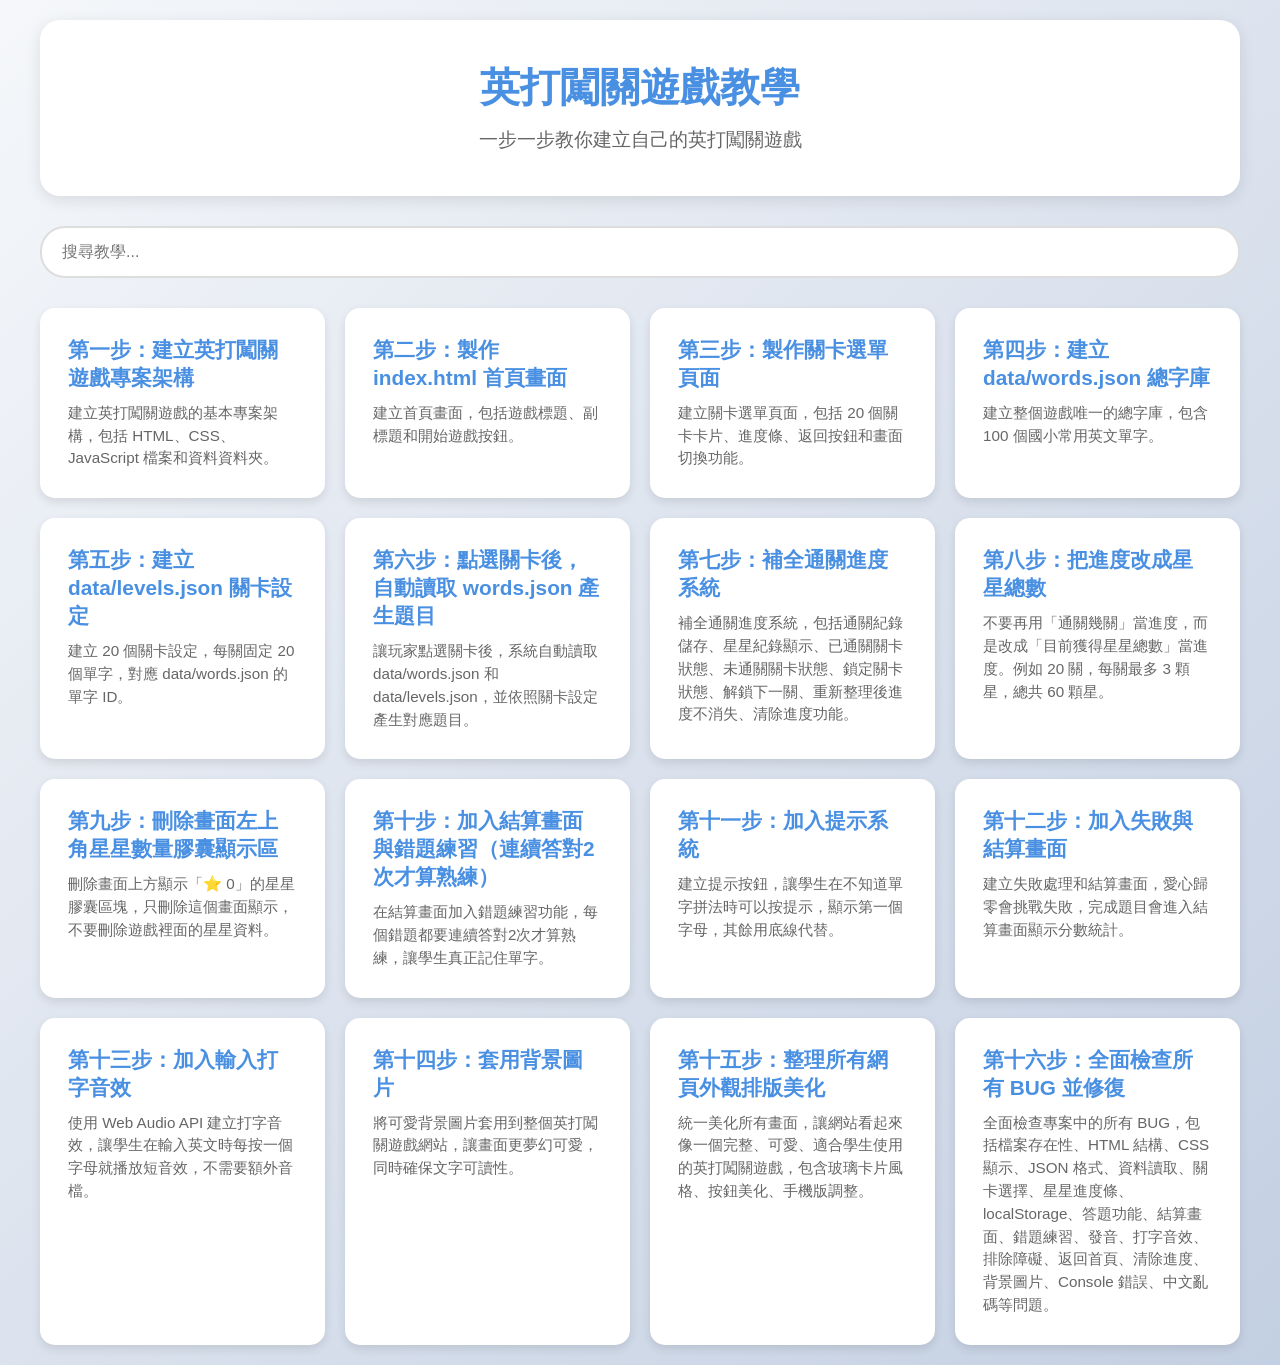
<file: index.html>
<!DOCTYPE html>
<html lang="zh-TW">
<head>
    <meta charset="UTF-8">
    <meta name="viewport" content="width=device-width, initial-scale=1.0">
    <title>英打闖關遊戲教學</title>
    <link rel="stylesheet" href="style.css">
</head>
<body>
    <div class="container">
        <!-- 首頁 -->
        <div id="homepage" class="page active">
            <div class="header">
                <h1 class="title">英打闖關遊戲教學</h1>
                <p class="subtitle">一步一步教你建立自己的英打闖關遊戲</p>
            </div>
            
            <div class="search-container">
                <input type="text" id="searchInput" class="search-input" placeholder="搜尋教學...">
            </div>
            
            <div id="tutorialCategories" class="tutorial-categories">
                <!-- 教學分類卡片將由 JavaScript 自動產生 -->
            </div>
        </div>

        <!-- 教學內容頁 -->
        <div id="tutorialPage" class="page">
            <div class="tutorial-content">
                <button id="backButton" class="back-button">← 返回首頁</button>
                <div id="tutorialDetail" class="tutorial-detail">
                    <!-- 教學詳細內容將由 JavaScript 自動產生 -->
                </div>
            </div>
        </div>
    </div>

    <!-- 圖片放大模態框 -->
    <div id="imageModal" class="image-modal">
        <span class="modal-close">&times;</span>
        <img class="modal-content" id="modalImage" alt="放大圖片">
    </div>

    <script src="script.js"></script>
</body>
</html>
</file>
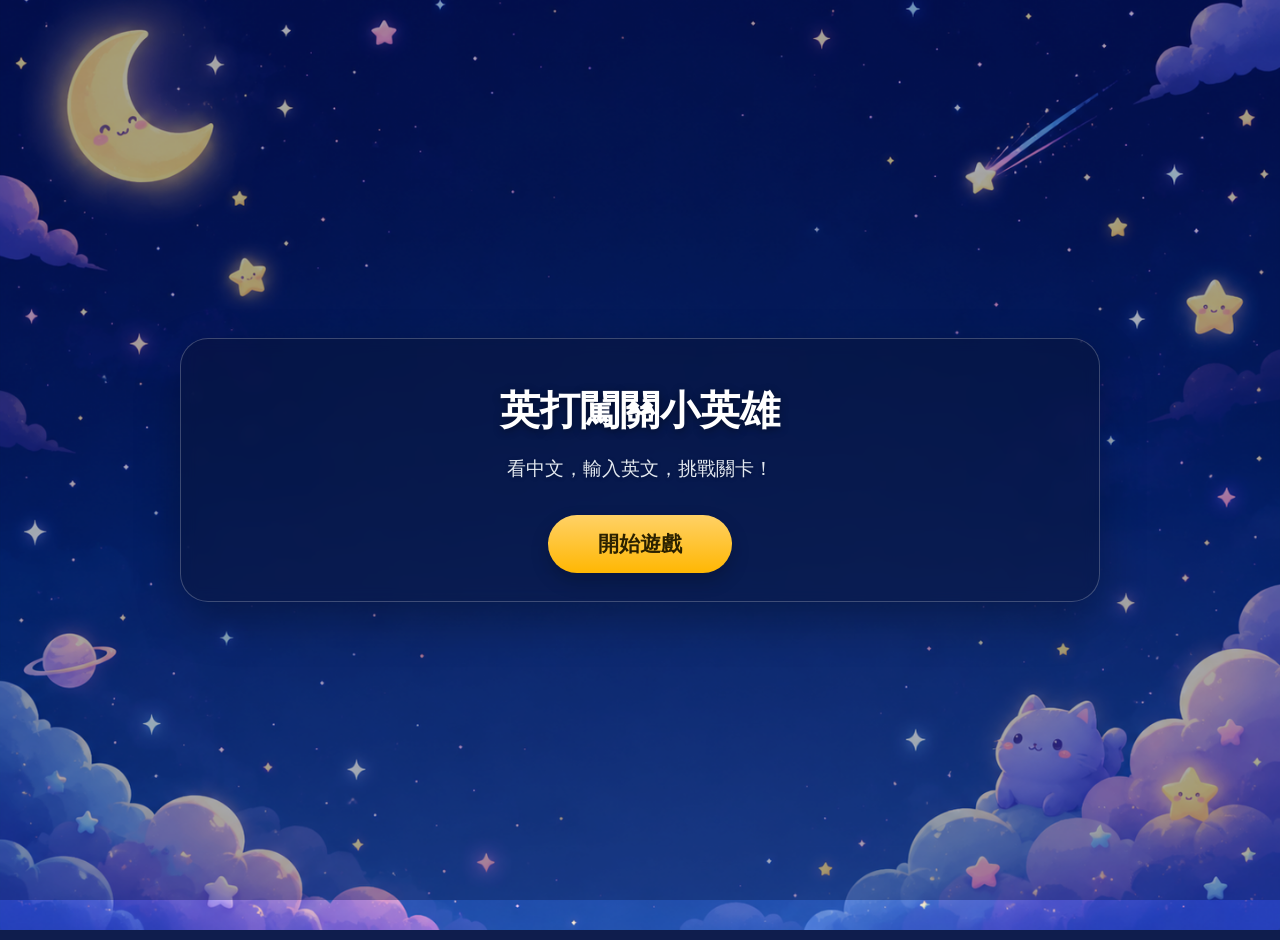
<file: 新增資料夾 (3)/index.html>
<!DOCTYPE html>
<html lang="zh-TW">
<head>
    <meta charset="UTF-8">
    <meta name="viewport" content="width=device-width, initial-scale=1.0">
    <title>Typing Level Game</title>
    <link rel="stylesheet" href="style.css">
</head>
<body>
    <div id="app">
        <!-- 首頁區塊 -->
        <section id="homeSection">
            <div class="home-card">
                <h1 class="game-title">英打闖關小英雄</h1>
                <p class="game-subtitle">看中文，輸入英文，挑戰關卡！</p>
                <button id="startGameButton" class="start-button">開始遊戲</button>
            </div>
        </section>

        <!-- 關卡選單區塊 -->
        <section id="levelSelectSection" class="hidden">
            <div class="level-select-container">
                <!-- 左上角返回首頁按鈕 -->
                <button id="backHomeButton" class="back-button">返回首頁</button>

                <!-- 中間大標題 -->
                <h1 class="level-title">英打闖關小英雄</h1>

                <!-- 標題下方文字 -->
                <p class="level-subtitle">選擇關卡</p>

                <!-- 星星總數進度條 -->
                <div class="progress-container">
                    <div class="progress-bar">
                        <div id="progressFill" class="progress-fill"></div>
                    </div>
                    <p class="progress-text">星星總數 <span id="progressText">0/60</span></p>
                </div>

                <!-- 清除進度按鈕（測試用） -->
                <button id="resetProgressButton" class="reset-progress-button">清除進度</button>

                <!-- 關卡格子容器 -->
                <div id="levelGrid" class="level-grid">
                    <!-- 關卡卡片將由 JavaScript 自動產生 -->
                </div>
            </div>
        </section>

        <!-- 遊戲區塊 -->
        <section id="gameSection" class="hidden">
            <div class="game-container">
                <!-- 左上角返回關卡選單按鈕 -->
                <button id="backToLevelButton" class="back-button">返回關卡選單</button>

                <!-- 關卡標題 -->
                <h1 id="currentLevelTitle" class="game-level-title">第 1 關</h1>

                <!-- 關卡說明 -->
                <p id="currentLevelDescription" class="game-level-description">關卡說明</p>

                <!-- 遊戲資訊欄 -->
                <div class="game-info-bar">
                    <div class="game-info-item">
                        <span class="info-label">題目進度</span>
                        <span id="questionProgress" class="info-value">1/20</span>
                    </div>
                    <div class="game-info-item">
                        <span class="info-label">答對題數</span>
                        <span id="currentScore" class="info-value">0</span>
                    </div>
                    <div class="game-info-item">
                        <span class="info-label">愛心</span>
                        <span id="currentHearts" class="info-value">❤️❤️❤️❤️❤️</span>
                    </div>
                    <div class="game-info-item">
                        <span class="info-label">時間</span>
                        <span id="timeRemaining" class="info-value">30</span>
                    </div>
                </div>

                <!-- 題目卡片 -->
                <div class="question-card">
                    <p id="questionChinese" class="question-text">狗</p>
                </div>

                <!-- 錯題練習熟練度顯示 -->
                <div id="practiceProgress" class="practice-progress hidden">
                    <span class="practice-label">熟練度：</span>
                    <span id="masteryCount" class="mastery-count">0/2</span>
                    <span class="practice-remaining">（剩餘 <span id="remainingCount">0</span> 題）</span>
                </div>

                <!-- 播放發音按鈕 -->
                <button id="speakButton" type="button" class="speak-button">播放發音 🔊</button>

                <!-- 輸入區域 -->
                <div class="input-area">
                    <input type="text" id="answerInput" class="answer-input" placeholder="輸入英文答案" autocomplete="off">
                    <button id="submitAnswerButton" class="submit-button">送出答案</button>
                    <button id="hintButton" class="hint-button">提示一下</button>
                </div>

                <!-- 訊息顯示區域 -->
                <div id="messageDisplay" class="message-display hidden"></div>

                <!-- 答題結果提示 -->
                <div id="answerFeedback" class="answer-feedback hidden"></div>

                <!-- 提示區域 -->
                <div id="hintArea" class="hint-area hidden">
                    <p id="hintText" class="hint-text">提示：人類最好的朋友，會汪汪叫</p>
                </div>
            </div>
        </section>

        <!-- 結果區塊 -->
        <section id="resultSection" class="hidden">
            <div class="result-container">
                <h1 class="result-title">本關完成</h1>
                <p id="resultLevelTitle" class="result-level-title">第 1 關</p>
                
                <div class="result-stats">
                    <div class="result-stat-item">
                        <span class="result-stat-label">答對題數</span>
                        <span id="resultScoreText" class="result-stat-value">19 / 20</span>
                    </div>
                    <div class="result-stat-item">
                        <span class="result-stat-label">答錯題數</span>
                        <span id="resultWrongText" class="result-stat-value">1 題</span>
                    </div>
                    <div class="result-stat-item">
                        <span class="result-stat-label">答對率</span>
                        <span id="resultAccuracyText" class="result-stat-value">95%</span>
                    </div>
                </div>

                <div class="result-stars-container">
                    <p class="result-stars-label">獲得星星</p>
                    <div id="resultStars" class="result-stars">⭐⭐⭐</div>
                </div>

                <p id="resultPassText" class="result-pass-text pass-text">恭喜通關！下一關已解鎖！</p>

                <div id="wrongListBox" class="wrong-list-box">
                    <h3>錯題列表</h3>
                    <div id="wrongList"></div>
                </div>

                <div class="result-buttons">
                    <button id="wrongPracticeButton" type="button" class="result-button">錯題練習</button>
                    <button id="backToLevelsButton" class="result-button">回到關卡選擇</button>
                    <button id="retryLevelButton" class="result-button">重新挑戰</button>
                </div>
            </div>
        </section>
    </div>
    <script src="script.js"></script>
</body>
</html>
</file>
<file: style.css>
* {
  margin: 0;
  padding: 0;
  box-sizing: border-box;
}

body {
  font-family: 'Microsoft JhengHei', 'PingFang TC', sans-serif;
  background: linear-gradient(135deg, #f5f7fa 0%, #c3cfe2 100%);
  min-height: 100vh;
  padding: 20px;
  color: #333;
}

.container {
  max-width: 1200px;
  margin: 0 auto;
}

/* 頁面切換 */
.page {
  display: none;
}

.page.active {
  display: block;
}

/* 首頁標題區 */
.header {
  text-align: center;
  padding: 40px 20px;
  background: white;
  border-radius: 20px;
  box-shadow: 0 4px 15px rgba(0, 0, 0, 0.1);
  margin-bottom: 30px;
}

.title {
  font-size: 2.5rem;
  color: #4a90e2;
  margin-bottom: 10px;
  font-weight: bold;
}

.subtitle {
  font-size: 1.2rem;
  color: #666;
  line-height: 1.6;
}

/* 搜尋框 */
.search-container {
  margin-bottom: 30px;
}

.search-input {
  width: 100%;
  padding: 15px 20px;
  font-size: 1rem;
  border: 2px solid #ddd;
  border-radius: 25px;
  outline: none;
  transition: border-color 0.3s;
  font-family: inherit;
}

.search-input:focus {
  border-color: #4a90e2;
}

/* 教學分類卡片 */
.tutorial-categories {
  display: grid;
  grid-template-columns: repeat(auto-fit, minmax(280px, 1fr));
  gap: 20px;
}

.category-card {
  background: white;
  border-radius: 15px;
  padding: 25px;
  cursor: pointer;
  transition: transform 0.3s, box-shadow 0.3s;
  box-shadow: 0 4px 10px rgba(0, 0, 0, 0.1);
  border: 3px solid transparent;
}

.category-card:hover {
  transform: translateY(-5px);
  box-shadow: 0 8px 20px rgba(0, 0, 0, 0.15);
  border-color: #4a90e2;
}

.category-card h3 {
  color: #4a90e2;
  font-size: 1.3rem;
  margin-bottom: 10px;
}

.category-card p {
  color: #666;
  font-size: 0.95rem;
  line-height: 1.5;
}

/* 教學內容頁 */
.tutorial-content {
  background: white;
  border-radius: 20px;
  padding: 30px;
  box-shadow: 0 4px 15px rgba(0, 0, 0, 0.1);
}

.back-button {
  background: #4a90e2;
  color: white;
  border: none;
  padding: 12px 25px;
  font-size: 1rem;
  border-radius: 25px;
  cursor: pointer;
  margin-bottom: 25px;
  font-family: inherit;
  font-weight: bold;
  transition: background 0.3s;
}

.back-button:hover {
  background: #357abd;
}

/* 教學詳細內容 */
.tutorial-detail h2 {
  color: #4a90e2;
  font-size: 2rem;
  margin-bottom: 20px;
  padding-bottom: 15px;
  border-bottom: 3px solid #4a90e2;
}

.tutorial-section {
  margin-bottom: 30px;
}

.tutorial-section h3 {
  color: #333;
  font-size: 1.3rem;
  margin-bottom: 15px;
  background: #f0f7ff;
  padding: 10px 15px;
  border-radius: 10px;
  border-left: 4px solid #4a90e2;
}

.tutorial-section p {
  color: #555;
  line-height: 1.8;
  font-size: 1rem;
}

/* 步驟列表 */
.steps-list {
  list-style: none;
  padding: 0;
}

.steps-list li {
  padding: 12px 15px;
  margin-bottom: 10px;
  background: #f9f9f9;
  border-radius: 10px;
  border-left: 4px solid #4a90e2;
  color: #555;
  line-height: 1.6;
}

.steps-list li::before {
  content: "✓ ";
  color: #4a90e2;
  font-weight: bold;
  margin-right: 8px;
}

/* 指令碼區塊 */
.code-section {
  margin: 25px 0;
}

.code-block {
  background: #2d2d2d;
  color: #f8f8f2;
  padding: 20px;
  border-radius: 10px;
  overflow-x: auto;
  overflow-y: auto;
  max-height: 400px;
  font-family: 'Consolas', 'Monaco', monospace;
  font-size: 0.9rem;
  line-height: 1.6;
  white-space: pre;
  position: relative;
}

.copy-button {
  background: #4a90e2;
  color: white;
  border: none;
  padding: 10px 20px;
  font-size: 0.95rem;
  border-radius: 20px;
  cursor: pointer;
  margin-top: 10px;
  font-family: inherit;
  font-weight: bold;
  transition: background 0.3s;
}

.copy-button:hover {
  background: #357abd;
}

.copy-button.copied {
  background: #27ae60;
}

/* 圖片示範區 */
.image-section {
  margin: 25px 0;
}

.image-placeholder {
  background: #f0f0f0;
  border: 2px dashed #ccc;
  border-radius: 15px;
  padding: 40px 20px;
  text-align: center;
  color: #999;
  font-size: 1.1rem;
}

.image-item {
  margin-bottom: 20px;
}

.image-item h4 {
  color: #4a90e2;
  font-size: 1.1rem;
  margin-bottom: 10px;
}

.image-item img {
  max-width: 100%;
  height: auto;
  border-radius: 10px;
  box-shadow: 0 2px 10px rgba(0, 0, 0, 0.1);
}

.image-item p {
  color: #666;
  font-size: 0.9rem;
  margin-top: 8px;
  font-style: italic;
}

/* 無搜尋結果 */
.no-results {
  text-align: center;
  padding: 40px;
  color: #999;
  font-size: 1.2rem;
}

/* 圖片放大模態框 */
.image-modal {
  display: none;
  position: fixed;
  z-index: 1000;
  left: 0;
  top: 0;
  width: 100%;
  height: 100%;
  overflow: auto;
  background-color: rgba(0, 0, 0, 0.9);
  animation: fadeIn 0.3s;
}

.image-modal.show {
  display: flex;
  justify-content: center;
  align-items: center;
}

.modal-content {
  max-width: 90%;
  max-height: 90%;
  margin: auto;
  border-radius: 10px;
  box-shadow: 0 0 20px rgba(255, 255, 255, 0.3);
  animation: zoomIn 0.3s;
}

.modal-close {
  position: absolute;
  top: 20px;
  right: 35px;
  color: #f1f1f1;
  font-size: 40px;
  font-weight: bold;
  cursor: pointer;
  transition: color 0.3s;
  z-index: 1001;
}

.modal-close:hover {
  color: #4a90e2;
}

@keyframes fadeIn {
  from {
    opacity: 0;
  }
  to {
    opacity: 1;
  }
}

@keyframes zoomIn {
  from {
    transform: scale(0.8);
  }
  to {
    transform: scale(1);
  }
}

/* 下載區塊樣式 */
.download-section {
  margin-top: 20px;
}

.download-buttons {
  display: flex;
  flex-wrap: wrap;
  gap: 10px;
  margin-bottom: 15px;
}

.download-link {
  display: inline-block;
  padding: 12px 24px;
  border-radius: 8px;
  background: #ffd166;
  color: #2b2100;
  text-decoration: none;
  font-weight: bold;
  transition: all 0.3s;
  border: none;
  cursor: pointer;
}

.download-link:hover {
  background: #ffbf3f;
  transform: translateY(-2px);
}

.download-notes {
  padding: 15px;
  border-radius: 10px;
  background: rgba(255, 255, 255, 0.1);
  border: 1px solid rgba(255, 255, 255, 0.2);
}

.download-note {
  margin: 8px 0;
  color: rgba(255, 255, 255, 0.9);
  font-size: 0.9rem;
  line-height: 1.5;
}

.download-note strong {
  color: #ffd166;
}

.no-downloads {
  color: rgba(255, 255, 255, 0.6);
  font-style: italic;
}

/* 手機版響應式設計 */
@media (max-width: 768px) {
  body {
    padding: 10px;
  }

  .title {
    font-size: 1.8rem;
  }

  .subtitle {
    font-size: 1rem;
  }

  .header {
    padding: 25px 15px;
  }

  .tutorial-categories {
    grid-template-columns: 1fr;
  }

  .tutorial-content {
    padding: 20px;
  }

  .tutorial-detail h2 {
    font-size: 1.5rem;
  }

  .code-block {
    font-size: 0.85rem;
    padding: 15px;
  }

  .back-button {
    width: 100%;
    padding: 12px;
  }

  .copy-button {
    width: 100%;
  }
}
</file>
<file: 新增資料夾 (3)/style.css>
/* Typing Level Game Styles */

* {
    margin: 0;
    padding: 0;
    box-sizing: border-box;
}

body {
    font-family: 'Microsoft JhengHei', 'PingFang TC', sans-serif;
    background-image: url('images/background.png');
    background-repeat: no-repeat;
    background-position: center center;
    background-size: cover;
    background-attachment: fixed;
    background-color: #0f1d4d;
    min-height: 100vh;
    display: flex;
    justify-content: center;
    align-items: center;
    padding: 20px;
    color: #ffffff;
}

body::before {
    content: '';
    position: fixed;
    inset: 0;
    background: rgba(8, 18, 60, 0.35);
    pointer-events: none;
    z-index: -1;
}

#app {
    width: 100%;
    max-width: 1200px;
}

/* 隱藏類別 */
.hidden {
    display: none !important;
}

/* ==================== 統一頁面容器樣式 ==================== */
#homeSection,
#levelSelectSection,
#gameSection,
#resultSection {
    min-height: 100vh;
    padding: 32px 20px;
    box-sizing: border-box;
}

/* ==================== 統一玻璃卡片風格 ==================== */
.home-card,
.level-select-container,
.game-container,
.result-container {
    width: min(920px, 94%);
    margin: 0 auto;
    padding: 28px;
    border-radius: 28px;
    background: rgba(10, 20, 55, 0.48);
    border: 1px solid rgba(255, 255, 255, 0.22);
    box-shadow: 0 18px 45px rgba(0, 0, 0, 0.28);
    backdrop-filter: blur(8px);
}

/* ==================== 標題樣式 ==================== */
h1 {
    font-size: clamp(2.2rem, 5vw, 4rem);
    text-align: center;
    margin: 16px 0 10px;
    color: #ffffff;
    text-shadow: 0 4px 14px rgba(0, 0, 0, 0.45);
}

h2 {
    font-size: clamp(1.5rem, 3vw, 2.4rem);
    text-align: center;
    color: #ffffff;
    text-shadow: 0 3px 10px rgba(0, 0, 0, 0.4);
}

h3 {
    color: #ffd166;
}

p {
    line-height: 1.7;
}

/* ==================== 首頁樣式 ==================== */
#homeSection {
    display: flex;
    justify-content: center;
    align-items: center;
}

.home-card {
    text-align: center;
    animation: fadeIn 0.5s ease-in;
}

@keyframes fadeIn {
    from {
        opacity: 0;
        transform: translateY(-20px);
    }
    to {
        opacity: 1;
        transform: translateY(0);
    }
}

.game-title {
    font-size: 2.5rem;
    color: #ffffff;
    margin-bottom: 15px;
    font-weight: bold;
    text-shadow: 0 2px 8px rgba(0, 0, 0, 0.45);
}

.game-subtitle {
    font-size: 1.2rem;
    color: #e2e8f0;
    margin-bottom: 30px;
    text-shadow: 0 1px 4px rgba(0, 0, 0, 0.3);
}

.start-button {
    background: linear-gradient(135deg, #f093fb 0%, #f5576c 100%);
    color: white;
    border: none;
    padding: 15px 50px;
    font-size: 1.3rem;
    font-weight: bold;
    border-radius: 50px;
    cursor: pointer;
    transition: all 0.3s ease;
    box-shadow: 0 8px 20px rgba(245, 87, 108, 0.4);
    font-family: 'Microsoft JhengHei', 'PingFang TC', sans-serif;
}

.start-button:hover {
    transform: translateY(-3px);
    box-shadow: 0 12px 30px rgba(245, 87, 108, 0.5);
}

.start-button:active {
    transform: translateY(0);
    box-shadow: 0 4px 15px rgba(245, 87, 108, 0.4);
}

/* ==================== 關卡選單樣式 ==================== */
#levelSelectSection {
    position: relative;
}

.level-select-container {
    position: relative;
    z-index: 1;
}

/* 返回首頁按鈕 */
.back-button {
    position: absolute;
    top: 20px;
    left: 20px;
    background: rgba(255, 255, 255, 0.2);
    color: white;
    border: 2px solid rgba(255, 255, 255, 0.3);
    padding: 10px 20px;
    font-size: 1rem;
    font-weight: bold;
    border-radius: 25px;
    cursor: pointer;
    transition: all 0.3s ease;
    font-family: 'Microsoft JhengHei', 'PingFang TC', sans-serif;
    backdrop-filter: blur(10px);
}

.back-button:hover {
    background: rgba(255, 255, 255, 0.3);
    transform: scale(1.05);
}

/* 關卡選單標題 */
.level-title {
    text-align: center;
    font-size: 2.5rem;
    color: #ffffff;
    margin-bottom: 10px;
    text-shadow: 0 4px 14px rgba(0, 0, 0, 0.45);
    margin-top: 20px;
}

.level-subtitle {
    text-align: center;
    font-size: 1.3rem;
    color: #e2e8f0;
    margin-bottom: 30px;
    text-shadow: 0 1px 4px rgba(0, 0, 0, 0.3);
}

/* 通關進度條 */
.progress-container {
    width: min(520px, 90%);
    margin: 22px auto;
    text-align: center;
}

.progress-bar {
    width: 100%;
    height: 20px;
    border-radius: 999px;
    background: rgba(255, 255, 255, 0.22);
    border: 2px solid rgba(255, 255, 255, 0.38);
    overflow: hidden;
    margin-bottom: 10px;
}

.progress-fill {
    height: 100%;
    background: linear-gradient(90deg, #ff6fb1, #ffd166);
    width: 0%;
    transition: width 0.4s ease;
    border-radius: 999px;
}

.progress-text {
    margin-top: 12px;
    font-size: 1.25rem;
    font-weight: bold;
    color: #ffffff;
    text-shadow: 0 3px 8px rgba(0, 0, 0, 0.45);
}

/* 關卡格子容器 */
.level-grid {
    width: min(980px, 94%);
    margin: 32px auto 0;
    display: grid;
    grid-template-columns: repeat(auto-fit, minmax(150px, 1fr));
    gap: 18px;
}

/* 關卡卡片樣式 */
.level-card {
    min-height: 120px;
    border-radius: 24px;
    border: 2px solid rgba(255, 255, 255, 0.18);
    cursor: pointer;
    transition: transform 0.2s ease, box-shadow 0.2s ease;
    font-weight: bold;
    padding: 20px 10px;
    text-align: center;
    position: relative;
    overflow: hidden;
}

.level-card:hover:not(.locked) {
    transform: translateY(-4px);
    box-shadow: 0 14px 28px rgba(0, 0, 0, 0.28);
}

/* 已解鎖關卡 */
.level-card.unlocked,
.level-card.completed {
    background: linear-gradient(180deg, #4cc9f0, #12d6df);
    border-color: #ffdd4a;
    color: #ffffff;
}

.level-card.completed {
    box-shadow: 0 0 20px rgba(255, 221, 74, 0.6);
}

/* 未解鎖關卡 */
.level-card.locked {
    background: rgba(40, 48, 70, 0.78);
    color: rgba(255, 255, 255, 0.45);
    cursor: not-allowed;
}

.level-card.locked:hover {
    transform: none;
}

/* 關卡數字 */
.level-number {
    font-size: 2.3rem;
    text-shadow: 0 3px 8px rgba(0, 0, 0, 0.45);
}

/* 星星顯示 */
.level-stars {
    margin-top: 8px;
    font-size: 1.2rem;
}

/* 鎖頭圖示 */
.lock-icon {
    position: absolute;
    top: 50%;
    left: 50%;
    transform: translate(-50%, -50%);
    font-size: 2.5rem;
    color: rgba(255, 255, 255, 0.5);
}

/* ==================== 手機版整體調整 ==================== */
@media (max-width: 768px) {
    #homeSection,
    #levelSelectSection,
    #gameSection,
    #resultSection {
        padding: 22px 14px;
    }

    .home-card,
    .level-select-container,
    .game-container,
    .result-container {
        width: 94%;
        padding: 20px;
        border-radius: 22px;
    }

    .level-grid {
        grid-template-columns: repeat(2, minmax(120px, 1fr));
        gap: 14px;
    }

    .level-card {
        min-height: 105px;
    }

    .level-number {
        font-size: 2rem;
    }

    #answerInput {
        width: 92%;
        font-size: 1.2rem;
    }

    .result-buttons,
    .home-actions,
    .button-group {
        flex-direction: column;
        align-items: stretch;
    }

    .result-buttons button,
    .home-actions button,
    .button-group button {
        width: 100%;
    }
}

@media (max-width: 420px) {
    .level-grid {
        grid-template-columns: 1fr;
    }

    .level-card {
        min-height: 96px;
    }
}

/* 首頁手機版響應式 */
@media (max-width: 480px) {
    body {
        background-attachment: scroll;
    }

    .home-card {
        padding: 30px 20px;
    }

    .game-title {
        font-size: 1.8rem;
    }

    .game-subtitle {
        font-size: 1rem;
    }

    .start-button {
        padding: 12px 40px;
        font-size: 1.1rem;
    }
}

/* ==================== 遊戲區塊樣式 ==================== */
#gameSection {
    position: relative;
}

.game-container {
    position: relative;
    z-index: 1;
}

/* 遊戲關卡標題 */
.game-level-title {
    text-align: center;
    font-size: 2.5rem;
    color: #ffffff;
    margin-bottom: 10px;
    text-shadow: 0 4px 14px rgba(0, 0, 0, 0.45);
    margin-top: 20px;
}

.game-level-description {
    text-align: center;
    font-size: 1.2rem;
    color: #e2e8f0;
    margin-bottom: 30px;
    text-shadow: 0 1px 4px rgba(0, 0, 0, 0.3);
}

/* 遊戲資訊欄 */
.game-info-bar {
    display: flex;
    justify-content: space-around;
    background: rgba(255, 255, 255, 0.1);
    border-radius: 15px;
    padding: 20px;
    margin-bottom: 30px;
    backdrop-filter: blur(10px);
    border: 2px solid rgba(255, 255, 255, 0.2);
}

.game-info-item {
    text-align: center;
}

.info-label {
    display: block;
    color: #b0b0b0;
    font-size: 0.9rem;
    margin-bottom: 5px;
}

.info-value {
    display: block;
    color: #ffffff;
    font-size: 1.3rem;
    font-weight: bold;
}

/* 題目卡片 */
.question-card {
    background: linear-gradient(135deg, #667eea 0%, #764ba2 100%);
    border-radius: 20px;
    padding: 40px;
    text-align: center;
    margin-bottom: 30px;
    box-shadow: 0 10px 30px rgba(0, 0, 0, 0.3);
    border: 3px solid rgba(255, 255, 255, 0.2);
}

.question-text {
    margin: 26px auto;
    font-size: clamp(2.4rem, 7vw, 5rem);
    font-weight: 900;
    text-align: center;
    color: #ffffff;
    text-shadow: 0 5px 16px rgba(0, 0, 0, 0.5);
}

/* 輸入區域 */
.input-area {
    display: flex;
    gap: 15px;
    margin-bottom: 20px;
}

.answer-input {
    display: block;
    width: min(520px, 90%);
    margin: 22px auto;
    padding: 16px 20px;
    border-radius: 18px;
    border: 2px solid rgba(255, 255, 255, 0.45);
    background: rgba(255, 255, 255, 0.92);
    color: #123;
    font-size: 1.4rem;
    text-align: center;
    font-weight: bold;
    outline: none;
    font-family: 'Microsoft JhengHei', 'PingFang TC', sans-serif;
    transition: all 0.3s ease;
}

.answer-input::placeholder {
    color: rgba(0, 0, 0, 0.4);
}

.answer-input:focus {
    border-color: #ffd166;
    box-shadow: 0 0 0 4px rgba(255, 209, 102, 0.28);
}

.submit-button {
    padding: 15px 40px;
    font-size: 1.2rem;
    font-weight: bold;
    border: none;
    border-radius: 15px;
    background: linear-gradient(135deg, #f093fb 0%, #f5576c 100%);
    color: white;
    cursor: pointer;
    transition: all 0.3s ease;
    box-shadow: 0 8px 20px rgba(245, 87, 108, 0.4);
    font-family: 'Microsoft JhengHei', 'PingFang TC', sans-serif;
}

.submit-button:hover {
    transform: translateY(-3px);
    box-shadow: 0 12px 30px rgba(245, 87, 108, 0.5);
}

.submit-button:active {
    transform: translateY(0);
    box-shadow: 0 4px 15px rgba(245, 87, 108, 0.4);
}

/* 提示按鈕 */
.hint-button {
    padding: 15px 30px;
    font-size: 1.2rem;
    font-weight: bold;
    border: none;
    border-radius: 15px;
    background: linear-gradient(135deg, #ffc107 0%, #ff9800 100%);
    color: white;
    cursor: pointer;
    transition: all 0.3s ease;
    box-shadow: 0 8px 20px rgba(255, 152, 0, 0.4);
    font-family: 'Microsoft JhengHei', 'PingFang TC', sans-serif;
}

.hint-button:hover {
    transform: translateY(-3px);
    box-shadow: 0 12px 30px rgba(255, 152, 0, 0.5);
}

.hint-button:active {
    transform: translateY(0);
    box-shadow: 0 4px 15px rgba(255, 152, 0, 0.4);
}

/* 播放發音按鈕 */
.speak-button {
    display: block;
    margin: 12px auto;
    padding: 12px 22px;
    border-radius: 999px;
    background: linear-gradient(180deg, #bde0fe, #8ecae6);
    color: #073b4c;
    font-size: 1.05rem;
    font-weight: bold;
    box-shadow: 0 6px 14px rgba(0, 0, 0, 0.2);
    border: none;
    cursor: pointer;
    transition: all 0.3s ease;
    font-family: 'Microsoft JhengHei', 'PingFang TC', sans-serif;
}

.speak-button:hover {
    transform: translateY(-2px);
    box-shadow: 0 8px 18px rgba(0, 0, 0, 0.25);
}

.speak-button:active {
    transform: translateY(0);
    box-shadow: 0 2px 8px rgba(0, 0, 0, 0.15);
}

/* 訊息顯示區域 */
.message-display {
    text-align: center;
    padding: 15px;
    border-radius: 10px;
    margin-bottom: 15px;
    font-size: 1.1rem;
    font-weight: bold;
    animation: fadeIn 0.3s ease-in;
}

.message-display.warning {
    background: rgba(255, 152, 0, 0.2);
    border: 2px solid #ff9800;
    color: #ff9800;
}

.message-display.error {
    background: rgba(244, 67, 54, 0.2);
    border: 2px solid #f44336;
    color: #f44336;
}

/* 答題結果提示 */
.answer-feedback {
    text-align: center;
    padding: 20px;
    border-radius: 15px;
    margin-bottom: 20px;
    font-size: 1.3rem;
    font-weight: bold;
    animation: fadeIn 0.3s ease-in;
}

.answer-feedback.correct {
    background: rgba(76, 175, 80, 0.2);
    border: 2px solid #4caf50;
    color: #4caf50;
}

.answer-feedback.wrong {
    background: rgba(244, 67, 54, 0.2);
    border: 2px solid #f44336;
    color: #f44336;
}

/* 提示區域 */
.hint-area {
    text-align: center;
    padding: 15px;
    background: rgba(255, 193, 7, 0.1);
    border-radius: 10px;
    border: 2px solid rgba(255, 193, 7, 0.3);
}

.hint-text {
    color: #ffc107;
    font-size: 1.1rem;
}

/* 遊戲區塊手機版響應式 */
@media (max-width: 600px) {
    .game-level-title {
        font-size: 1.8rem;
        margin-top: 20px;
    }

    .game-level-description {
        font-size: 1rem;
    }

    .game-info-bar {
        flex-wrap: wrap;
        gap: 10px;
        padding: 15px;
    }

    .game-info-item {
        flex: 1 1 45%;
    }

    .info-label {
        font-size: 0.8rem;
    }

    .info-value {
        font-size: 1.1rem;
    }

    .question-card {
        padding: 30px 20px;
    }

    .question-text {
        font-size: 2rem;
    }

    .input-area {
        flex-direction: column;
    }

    .answer-input {
        font-size: 1.1rem;
    }

    .submit-button {
        padding: 12px 30px;
        font-size: 1.1rem;
    }

    .answer-feedback {
        font-size: 1.1rem;
    }

    .hint-text {
        font-size: 1rem;
    }
}

/* ==================== 結果區塊樣式 ==================== */
#resultSection {
    position: relative;
}

.result-container {
    position: relative;
    z-index: 1;
    text-align: center;
}

.result-title {
    text-align: center;
    font-size: 2.5rem;
    color: #ffffff;
    margin-bottom: 10px;
    text-shadow: 0 4px 14px rgba(0, 0, 0, 0.45);
}

.result-level-title {
    text-align: center;
    font-size: 1.5rem;
    color: #e2e8f0;
    margin-bottom: 30px;
    text-shadow: 0 1px 4px rgba(0, 0, 0, 0.3);
}

.result-stats {
    display: flex;
    justify-content: space-around;
    background: rgba(255, 255, 255, 0.1);
    border-radius: 20px;
    padding: 25px;
    margin-bottom: 30px;
}

.result-stat-item {
    text-align: center;
}

.result-stat-label {
    display: block;
    color: #b0b0b0;
    font-size: 1rem;
    margin-bottom: 10px;
}

.result-stat-value {
    display: block;
    color: #ffffff;
    font-size: 1.8rem;
    font-weight: bold;
}

.result-stars-container {
    text-align: center;
    margin-bottom: 30px;
}

.result-stars-label {
    color: #b0b0b0;
    font-size: 1.1rem;
    margin-bottom: 15px;
}

.result-stars {
    font-size: 2.2rem;
    margin: 16px 0;
    letter-spacing: 4px;
    color: #ffd700;
    text-shadow: 0 0 20px rgba(255, 215, 0, 0.5);
}

.result-pass-text {
    text-align: center;
    font-size: 1.3rem;
    font-weight: bold;
    margin-bottom: 30px;
    padding: 15px;
    border-radius: 15px;
}

.pass-text {
    color: #80ed99;
    font-weight: bold;
}

.fail-text {
    color: #ffccd5;
    font-weight: bold;
}

.result-buttons {
    display: flex;
    justify-content: center;
    flex-wrap: wrap;
    gap: 14px;
    margin-top: 22px;
}

.result-button {
    padding: 15px 30px;
    font-size: 1.1rem;
    font-weight: bold;
    border: none;
    border-radius: 15px;
    cursor: pointer;
    transition: all 0.3s ease;
    font-family: 'Microsoft JhengHei', 'PingFang TC', sans-serif;
}

.result-button:first-child {
    background: linear-gradient(180deg, #ffd166, #ffb703);
    color: #2b2100;
    box-shadow: 0 8px 18px rgba(0, 0, 0, 0.22);
}

.result-button:first-child:hover {
    transform: translateY(-2px);
    box-shadow: 0 12px 24px rgba(0, 0, 0, 0.28);
}

.result-button:last-child {
    background: linear-gradient(135deg, #f093fb 0%, #f5576c 100%);
    color: white;
    box-shadow: 0 8px 20px rgba(245, 87, 108, 0.4);
}

.result-button:last-child:hover {
    transform: translateY(-2px);
    box-shadow: 0 12px 30px rgba(245, 87, 108, 0.5);
}

#wrongPracticeButton {
    background: linear-gradient(135deg, #ffd166 0%, #ff9f1c 100%);
    color: #2b2100;
    box-shadow: 0 8px 20px rgba(255, 209, 102, 0.4);
}

#wrongPracticeButton:hover {
    box-shadow: 0 12px 30px rgba(255, 209, 102, 0.5);
}

#wrongPracticeButton.disabled,
#wrongPracticeButton:disabled {
    opacity: 0.5;
    cursor: not-allowed;
}

/* 錯題列表樣式 */
.wrong-list-box {
    margin-top: 20px;
    padding: 18px;
    border-radius: 22px;
    background: rgba(255, 255, 255, 0.13);
    border: 1px solid rgba(255, 255, 255, 0.22);
}

.wrong-list-box h3 {
    color: #ffd166;
    text-align: center;
}

.wrong-item {
    display: flex;
    align-items: center;
    justify-content: space-between;
    gap: 12px;
    margin: 10px 0;
    padding: 12px 14px;
    border-radius: 14px;
    background: rgba(255, 255, 255, 0.16);
    color: #ffffff;
    font-weight: bold;
}

.wrong-number {
    opacity: 0.8;
    min-width: 25px;
}

.wrong-chinese {
    min-width: 80px;
}

.wrong-answer {
    color: #ffd166;
}

.no-wrong-text {
    color: #ffffff;
    font-weight: bold;
    text-align: center;
}

.no-stars-text {
    color: #ffd166;
    font-weight: bold;
}

/* 錯題練習熟練度顯示 */
.practice-progress {
    display: flex;
    justify-content: center;
    align-items: center;
    gap: 8px;
    margin: 12px auto;
    padding: 10px 20px;
    border-radius: 15px;
    background: rgba(255, 209, 102, 0.2);
    border: 2px solid rgba(255, 209, 102, 0.4);
    color: #ffffff;
    font-size: 1rem;
    font-weight: bold;
}

.practice-label {
    color: #ffd166;
}

.mastery-count {
    color: #ffd166;
    font-size: 1.2rem;
    font-weight: bold;
}

.practice-remaining {
    opacity: 0.8;
    font-size: 0.9rem;
}

/* 清除進度按鈕 */
.reset-progress-button {
    display: block;
    margin: 20px auto;
    padding: 10px 20px;
    font-size: 0.9rem;
    border: 2px solid rgba(255, 255, 255, 0.3);
    border-radius: 10px;
    background: rgba(255, 107, 107, 0.9);
    color: #ffffff;
    cursor: pointer;
    transition: all 0.3s ease;
    font-family: 'Microsoft JhengHei', 'PingFang TC', sans-serif;
}

.reset-progress-button:hover {
    background: rgba(255, 107, 107, 1);
    transform: translateY(-2px);
    box-shadow: 0 6px 14px rgba(255, 107, 107, 0.4);
}

/* 結果區塊手機版響應式 */
@media (max-width: 600px) {
    .result-container {
        padding: 30px 20px;
    }

    .result-title {
        font-size: 2rem;
    }

    .result-level-title {
        font-size: 1.2rem;
    }

    .result-stats {
        flex-direction: column;
        gap: 15px;
        padding: 20px;
    }

    .result-stat-value {
        font-size: 1.5rem;
    }

    .result-stars {
        font-size: 2.5rem;
    }

    .result-pass-text {
        font-size: 1.1rem;
    }

    .result-buttons {
        flex-direction: column;
    }

    .result-button {
        padding: 12px 25px;
        font-size: 1rem;
    }

    .wrong-item {
        flex-direction: column;
        align-items: flex-start;
    }
}

/* ==================== 排除障礙頁樣式 ==================== */
/* 排除障礙頁目前未使用，保留樣式供未來擴展 */
/*
#troubleshootingSection {
    position: relative;
}

.troubleshooting-container {
    position: relative;
    z-index: 1;
}

.troubleshooting-list {
    display: grid;
    gap: 16px;
}

.troubleshooting-item {
    padding: 18px;
    border-radius: 18px;
    background: rgba(255, 255, 255, 0.14);
    border: 1px solid rgba(255, 255, 255, 0.18);
}

.troubleshooting-item h3 {
    margin-bottom: 10px;
    color: #ffd166;
}

.troubleshooting-item p {
    margin: 8px 0;
    line-height: 1.7;
}
*/

/* ==================== 統一按鈕樣式 ==================== */
button {
    font-family: inherit;
    border: none;
    border-radius: 999px;
    padding: 12px 22px;
    font-size: 1rem;
    font-weight: bold;
    cursor: pointer;
    transition: transform 0.18s ease, box-shadow 0.18s ease, background 0.18s ease;
}

button:hover:not(:disabled) {
    transform: translateY(-2px);
}

button:active:not(:disabled) {
    transform: translateY(1px);
}

button:disabled {
    opacity: 0.55;
    cursor: not-allowed;
}

/* 主要按鈕 */
#startGameButton,
#submitAnswerButton,
#retryLevelButton,
#backToLevelsButton,
#wrongPracticeButton {
    background: linear-gradient(180deg, #ffd166, #ffb703);
    color: #2b2100;
    box-shadow: 0 8px 18px rgba(0, 0, 0, 0.22);
}

/* 返回、輔助按鈕 */
#backHomeButton,
.back-button {
    background: rgba(255, 255, 255, 0.22);
    color: #ffffff;
    border: 1px solid rgba(255, 255, 255, 0.32);
}
</file>
